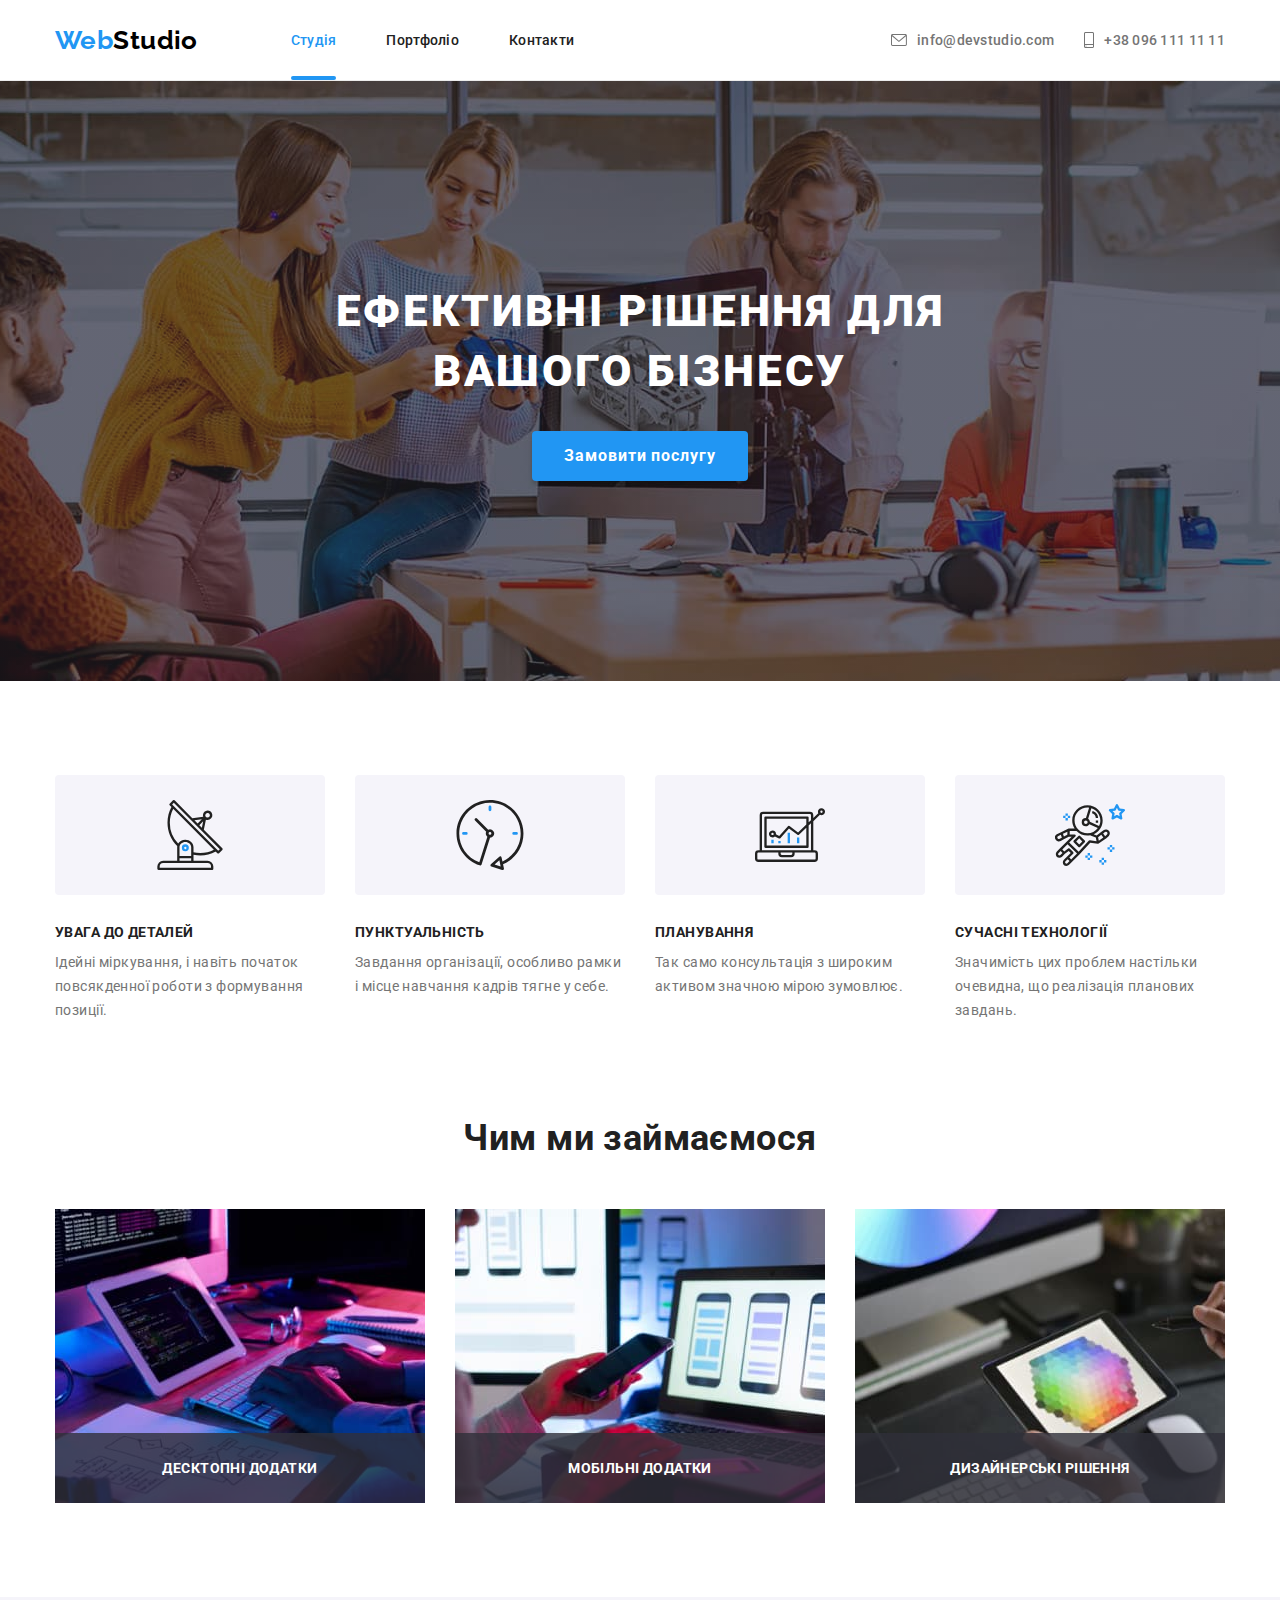
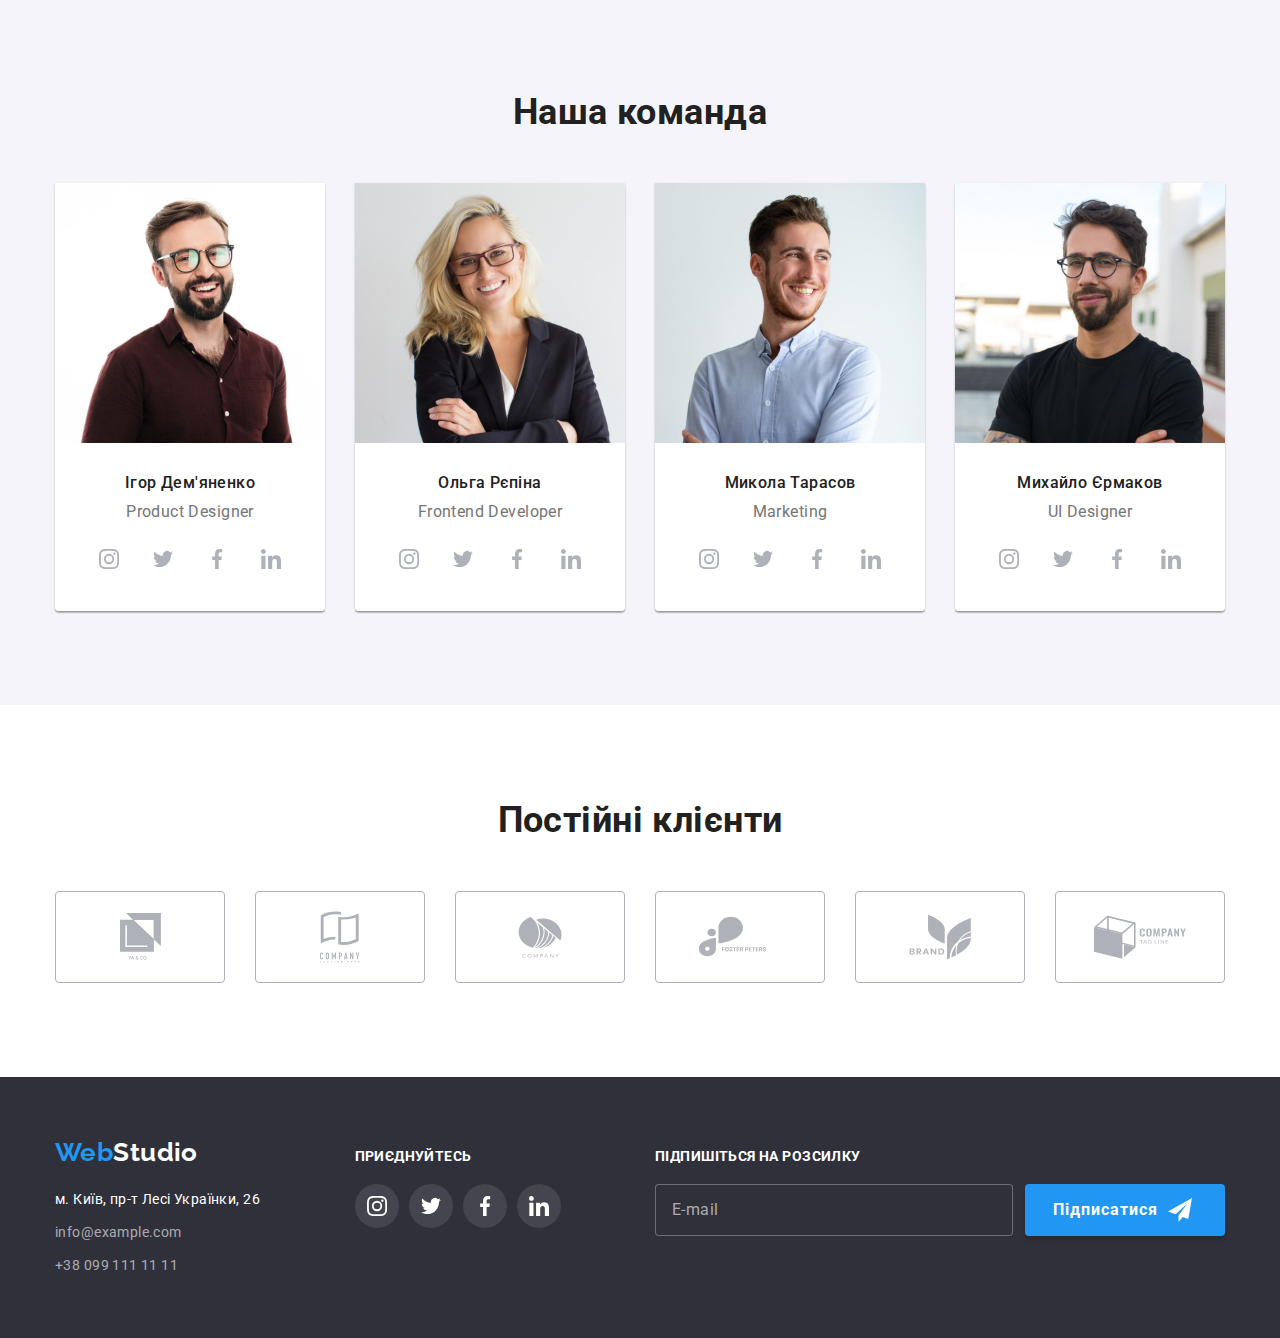
<file: index.html>
<!DOCTYPE html>
<html lang="uk">
  <head>
    <meta charset="UTF-8" />
    <meta http-equiv="X-UA-Compatible" content="IE=edge" />
    <meta name="viewport" content="width=device-width, initial-scale=1.0" />
    <title>Студія</title>
    <link rel="preconnect" href="https://fonts.googleapis.com" />
    <link rel="preconnect" href="https://fonts.gstatic.com" crossorigin />
    <link
      href="https://fonts.googleapis.com/css2?family=Raleway:wght@700&family=Roboto:wght@400;500;700;900&display=swap"
      rel="stylesheet"
    />
    <link
      rel="stylesheet"
      href="https://cdnjs.cloudflare.com/ajax/libs/modern-normalize/1.1.0/modern-normalize.min.css"
    />
    <link rel="stylesheet" href="./css/main.min.css" />
  </head>
  <body>
    <!--Шапка сторінки-->
    <header class="header">
      <div class="container header-menu">
        <nav class="nav header-menu">
          <a href="./index.html" class="logo link"
            ><span class="logo__accent link">Web</span>Studio</a
          >

          <ul class="site-nav-list list">
            <li class="site-nav-item">
              <a href="./index.html" class="link-current link">Студія</a>
            </li>

            <li class="site-nav-item">
              <a class="site-nav-link link" href="./portfolio.html">Портфоліо</a>
            </li>

            <li class="site-nav-item"><a href="" class="site-nav-link link">Контакти</a></li>
          </ul>
        </nav>

        <!--Контакти-->

        <ul class="contacts list">
          <li class="contacts-item">
            <a href="mailto:info@devstudio.com" class="link contacts-link header__contacts-link"
              >info@devstudio.com
              <svg width="16" height="12" class="contacts-icon">
                <use href="./images/sprite.svg#icon-envelope"></use>
              </svg>
            </a>
          </li>

          <li class="contacts-item item">
            <a href="tel:+380961111111" class="link contacts-link header__contacts-link"
              >+38 096 111 11 11
              <svg width="10" height="16" class="contacts-icon">
                <use href="./images/sprite.svg#icon-smartphone"></use>
              </svg>
            </a>
          </li>
        </ul>
      </div>
    </header>

    <!--Головний контент-->
    <main>
      <!--HERO-->
      <section class="section hero">
        <div class="container">
          <h1 class="hero__title">Ефективні рішення для вашого бізнесу</h1>
          <button type="button" class="primary-button" data-modal-open>Замовити послугу</button>
        </div>
      </section>

      <!--Переваги компании-->
      <section class="section">
        <div class="container">
          <h2 class="section-title visually-hidden">Переваги компанії</h2>
          <!-- заголовок скрытый -->
          <ul class="features list">
            <li class="features__item">
              <div class="icon-box">
                <svg class="icon-box__icon">
                  <use href="./images/sprite.svg#icon-antenna"></use>
                </svg>
              </div>
              <h3 class="features__subtitle">УВАГА ДО ДЕТАЛЕЙ</h3>
              <p class="features__text">
                Ідейні міркування, і навіть початок повсякденної роботи з формування позиції.
              </p>
            </li>
            <li class="features__item">
              <div class="icon-box">
                <svg class="icon-box__icon">
                  <use href="./images/sprite.svg#icon-clock"></use>
                </svg>
              </div>
              <h3 class="features__subtitle">ПУНКТУАЛЬНІСТЬ</h3>
              <p class="features__text">
                Завдання організації, особливо рамки і місце навчання кадрів тягне у себе.
              </p>
            </li>
            <li class="features__item">
              <div class="icon-box">
                <svg class="icon-box__icon">
                  <use href="./images/sprite.svg#icon-diagram"></use>
                </svg>
              </div>
              <h3 class="features__subtitle">ПЛАНУВАННЯ</h3>
              <p class="features__text">
                Так само консультація з широким активом значною мірою зумовлює.
              </p>
            </li>
            <li class="features__item">
              <div class="icon-box">
                <svg class="icon-box__icon">
                  <use href="./images/sprite.svg#icon-astronaut"></use>
                </svg>
              </div>
              <h3 class="features__subtitle">СУЧАСНІ ТЕХНОЛОГІЇ</h3>
              <p class="features__text">
                Значимість цих проблем настільки очевидна, що реалізація планових завдань.
              </p>
            </li>
          </ul>
        </div>
      </section>
      <!--Чим ми займаємося-->
      <section class="section work">
        <div class="container">
          <h2 class="section__title">Чим ми займаємося</h2>
          <ul class="work-list list">
            <li class="work-list__item">
              <div class="pic-card">
                <img
                  class="pic-card__image"
                  src="./images/work/computer.jpg"
                  alt="Створення веб-сайту"
                  width="370"
                  height="294"
                />
                <p class="pic-card__title">Десктопні додатки</p>
              </div>
            </li>
            <li class="work-list__item">
              <div class="pic-card">
                <img
                  class="pic-card__image"
                  src="./images/work/phone.jpg"
                  alt="Розробка мобільних додатків"
                  width="370"
                  height="294"
                />
                <p class="pic-card__title">Мобільні додатки</p>
              </div>
            </li>
            <li class="work-list__item">
              <div class="pic-card">
                <img
                  class="pic-card__image"
                  src="./images/work/tablet.jpg"
                  alt="Дизайн та добірка кольору"
                  width="370"
                  height="294"
                />
                <p class="pic-card__title">Дизайнерські рішення</p>
              </div>
            </li>
          </ul>
        </div>
      </section>

      <!--Наша команда-->
      <section class="section team">
        <div class="container">
          <h2 class="section__title">Наша команда</h2>
          <ul class="team-list list">
            <li class="team-list__item">
              <img
                src="./images/team/demianenko.jpg"
                alt="Член команди"
                width="270"
                height="260"
                class="team-list__img"
              />
              <div class="person-card">
                <h3 class="person-card__title">Ігор Дем'яненко</h3>
                <p class="person-card__text" lang="en">Product Designer</p>
                <ul class="socials-list list">
                  <li class="socials-list__item">
                    <a class="socials-list__link" href=""
                      ><svg class="socials-list__icon" width="20" height="20">
                        <use href="./images/sprite.svg#icon-instagram"></use></svg
                    ></a>
                  </li>
                  <li class="socials-list__item">
                    <a class="socials-list__link" href=""
                      ><svg class="socials-list__icon" width="20" height="20">
                        <use href="./images/sprite.svg#icon-twitter"></use></svg
                    ></a>
                  </li>
                  <li class="socials-list__item">
                    <a class="socials-list__link" href=""
                      ><svg class="socials-list__icon" width="20" height="20">
                        <use href="./images/sprite.svg#icon-facebook"></use></svg
                    ></a>
                  </li>
                  <li class="socials-list__item">
                    <a class="socials-list__link" href=""
                      ><svg class="socials-list__icon" width="20" height="20">
                        <use href="./images/sprite.svg#icon-linkedin"></use></svg
                    ></a>
                  </li>
                </ul>
              </div>
            </li>
            <li class="team-list__item">
              <img
                src="./images/team/repina.jpg"
                alt="Член команди"
                width="270"
                height="260"
                class="team-list__img"
              />
              <div class="person-card">
                <h3 class="person-card__title">Ольга Рєпіна</h3>
                <p class="person-card__text" lang="en">Frontend Developer</p>
                <ul class="socials-list list">
                  <li class="socials-list__item">
                    <a class="socials-list__link" href=""
                      ><svg class="socials-list__icon" width="20" height="20">
                        <use href="./images/sprite.svg#icon-instagram"></use></svg
                    ></a>
                  </li>
                  <li class="socials-list__item">
                    <a class="socials-list__link" href=""
                      ><svg class="socials-list__icon" width="20" height="20">
                        <use href="./images/sprite.svg#icon-twitter"></use></svg
                    ></a>
                  </li>
                  <li class="socials-list__item">
                    <a class="socials-list__link" href=""
                      ><svg class="socials-list__icon" width="20" height="20">
                        <use href="./images/sprite.svg#icon-facebook"></use></svg
                    ></a>
                  </li>
                  <li class="socials-list__item">
                    <a class="socials-list__link" href=""
                      ><svg class="socials-list__icon" width="20" height="20">
                        <use href="./images/sprite.svg#icon-linkedin"></use></svg
                    ></a>
                  </li>
                </ul>
              </div>
            </li>
            <li class="team-list__item">
              <img
                src="./images/team/tarasov.jpg"
                alt="Член команди"
                width="270"
                height="260"
                class="team-list__img"
              />
              <div class="person-card">
                <h3 class="person-card__title">Микола Тарасов</h3>
                <p class="person-card__text" lang="en">Marketing</p>
                <ul class="socials-list list">
                  <li class="socials-list__item">
                    <a class="socials-list__link" href=""
                      ><svg class="socials-list__icon" width="20" height="20">
                        <use href="./images/sprite.svg#icon-instagram"></use></svg
                    ></a>
                  </li>
                  <li class="socials-list__item">
                    <a class="socials-list__link" href=""
                      ><svg class="socials-list__icon" width="20" height="20">
                        <use href="./images/sprite.svg#icon-twitter"></use></svg
                    ></a>
                  </li>
                  <li class="socials-list__item">
                    <a class="socials-list__link" href=""
                      ><svg class="socials-list__icon" width="20" height="20">
                        <use href="./images/sprite.svg#icon-facebook"></use></svg
                    ></a>
                  </li>
                  <li class="socials-list__item">
                    <a class="socials-list__link" href=""
                      ><svg class="socials-list__icon" width="20" height="20">
                        <use href="./images/sprite.svg#icon-linkedin"></use></svg
                    ></a>
                  </li>
                </ul>
              </div>
            </li>
            <li class="team-list__item">
              <img
                src="./images/team/ermakov.jpg"
                alt="Член команди"
                width="270"
                height="260"
                class="team-list__img"
              />
              <div class="person-card">
                <h3 class="person-card__title">Михайло Єрмаков</h3>
                <p class="person-card__text" lang="en">UI Designer</p>
                <ul class="socials-list list">
                  <li class="socials-list__item">
                    <a class="socials-list__link" href=""
                      ><svg class="socials-list__icon" width="20" height="20">
                        <use href="./images/sprite.svg#icon-instagram"></use></svg
                    ></a>
                  </li>
                  <li class="socials-list__item">
                    <a class="socials-list__link" href=""
                      ><svg class="socials-list__icon" width="20" height="20">
                        <use href="./images/sprite.svg#icon-twitter"></use></svg
                    ></a>
                  </li>
                  <li class="socials-list__item">
                    <a class="socials-list__link" href=""
                      ><svg class="socials-list__icon" width="20" height="20">
                        <use href="./images/sprite.svg#icon-facebook"></use></svg
                    ></a>
                  </li>
                  <li class="socials-list__item">
                    <a class="socials-list__link" href=""
                      ><svg class="socials-list__icon" width="20" height="20">
                        <use href="./images/sprite.svg#icon-linkedin"></use></svg
                    ></a>
                  </li>
                </ul>
              </div>
            </li>
          </ul>
        </div>
      </section>
      <!-- Постійні клієнти -->
      <section class="section">
        <div class="container">
          <h2 class="section__title">Постійні клієнти</h2>
          <ul class="list clients">
            <li class="clients__item">
              <a href="" class="clients__link link">
                <svg class="clients__icon" width="41" height="47">
                  <use href="./images/sprite.svg#icon-company1"></use>
                </svg>
              </a>
            </li>
            <li class="clients__item">
              <a href="" class="clients__link link">
                <svg class="clients__icon" width="40" height="52">
                  <use href="./images/sprite.svg#icon-company2"></use>
                </svg>
              </a>
            </li>
            <li class="clients__item">
              <a href="" class="clients__link link">
                <svg class="clients__icon" width="44" height="42">
                  <use href="./images/sprite.svg#icon-company3"></use>
                </svg>
              </a>
            </li>
            <li class="clients__item">
              <a href="" class="clients__link link">
                <svg class="clients__icon" width="85" height="41">
                  <use href="./images/sprite.svg#icon-company4"></use>
                </svg>
              </a>
            </li>
            <li class="clients__item">
              <a href="" class="clients__link link">
                <svg class="clients__icon" width="63" height="46">
                  <use href="./images/sprite.svg#icon-company5"></use>
                </svg>
              </a>
            </li>
            <li class="clients__item">
              <a href="" class="clients__link link">
                <svg class="clients__icon" width="94" height="44">
                  <use href="./images/sprite.svg#icon-company6"></use>
                </svg>
              </a>
            </li>
          </ul>
        </div>
      </section>
    </main>
    <!--Футер-->
    <footer class="footer">
      <div class="container footer-container">
        <!-- Адреса та контакти -->
        <div class="address">
          <a href="./index.html" class="logo link"><span class="logo__accent">Web</span>Studio</a>
          <address>
            <ul class="address-list list">
              <li class="address-list__item">
                <a
                  class="address-list__link link"
                  href="https://goo.gl/maps/hUE8pbDkT49WUw5bA"
                  target="_blank"
                  rel="noopener noreferrer"
                  >м. Київ, пр-т Лесі Українки, 26</a
                >
              </li>
              <li class="address-list__item">
                <a
                  class="address-list__link footer-contacts contacts-link link"
                  href="mailto:info@example.com"
                  >info@example.com</a
                >
              </li>
              <li class="address-list__item">
                <a
                  class="address-list__link footer-contacts contacts-link link"
                  href="tel:+380991111111"
                  >+38 099 111 11 11</a
                >
              </li>
            </ul>
          </address>
        </div>

        <!-- Соцмережі -->
        <div class="footer-social-network">
          <p class="footer-social-network-title">приєднуйтесь</p>
          <ul class="list socials-list socials-list--footer">
            <li class="socials-list__item socials-list__item--footer">
              <a class="socials-list__link socials-list__link--footer" href="">
                <svg class="socials-list__icon socials-list__icon--footer" width="20" height="20">
                  <use href="./images/sprite.svg#icon-instagram"></use>
                </svg>
              </a>
            </li>
            <li class="socials-list__item socials-list__item--footer">
              <a class="socials-list__link socials-list__link--footer" href="">
                <svg class="socials-list__icon socials-list__icon--footer" width="20" height="20">
                  <use href="./images/sprite.svg#icon-twitter"></use>
                </svg>
              </a>
            </li>
            <li class="socials-list__item socials-list__item--footer">
              <a class="socials-list__link socials-list__link--footer" href="">
                <svg class="socials-list__icon socials-list__icon--footer" width="20" height="20">
                  <use href="./images/sprite.svg#icon-facebook"></use>
                </svg>
              </a>
            </li>
            <li class="socials-list__item socials-list__item--footer">
              <a class="socials-list__link socials-list__link--footer" href="">
                <svg class="socials-list__icon socials-list__icon--footer" width="20" height="20">
                  <use href="./images/sprite.svg#icon-linkedin"></use>
                </svg>
              </a>
            </li>
          </ul>
        </div>

        <!-- Розсилка -->
        <div class="footer-mailing">
          <p class="mailing-title">Підпишіться на розсилку</p>
          <form class="footer-form">
            <input type="email" name="mail" class="mailing-input" placeholder="E-mail" required />
            <button class="footer-mailing-button primary-button" type="submit">
              Підписатися
              <svg class="footer-button-icon" width="24" height="24">
                <use href="./images/sprite.svg#icon-letter"></use>
              </svg>
            </button>
          </form>
        </div>
      </div>
    </footer>
    <!-- Модальне вікно -->
    <div class="backdrop is-hidden" data-modal>
      <div class="modal">
        <button class="close-modal" data-modal-close>
          <svg class="close-modal-icon" width="18" height="18">
            <use href="./images/sprite.svg#icon-close"></use>
          </svg>
        </button>

        <!-- Форма -->
        <form class="modal-form">
          <p class="modal-form-title">Залиште свої дані, ми вам передзвонимо</p>
          <label class="modal-form-field">
            <span class="modal-form-desc">Ім'я</span>
            <span class="modal-form-input-wrapper">
              <input
                name="user-name"
                type="text"
                class="modal-form-input"
                required
                pattern="[a-zA-Zа-яА-Я]+"
                minlength="2"
                title="Тільки букви"
              />
              <svg class="modal-form-input-icon" width="18" height="18">
                <use href="./images/sprite.svg#icon-modal-person"></use>
              </svg>
            </span>
          </label>
          <label class="modal-form-field">
            <span class="modal-form-desc">Телефон</span>
            <span class="modal-form-input-wrapper">
              <input
                name="user-tel"
                type="tel"
                class="modal-form-input"
                required
                pattern="[0-9]{3}-[0-9]{3}-[0-9]{2}-[0-9]{2}"
                title="xxx-xxx-xx-xx"
              />
              <svg class="modal-form-input-icon" width="18" height="18">
                <use href="./images/sprite.svg#icon-modal-phone"></use>
              </svg>
            </span>
          </label>
          <label class="modal-form-field">
            <span class="modal-form-desc">Пошта</span>
            <span class="modal-form-input-wrapper">
              <input name="user-mail" type="email" class="modal-form-input" />
              <svg class="modal-form-input-icon" width="18" height="18">
                <use href="./images/sprite.svg#icon-modal-email"></use>
              </svg>
            </span>
          </label>
          <label class="modal-form-field modal-form-field-comment">
            <span class="modal-form-desc">Коментар</span>
            <textarea
              class="modal-form-comment"
              name="user-comment"
              placeholder="Введіть текст"
            ></textarea>
          </label>
          <input
            id="user-policy"
            name="user-policy"
            type="checkbox"
            class="modal-form-check visually-hidden"
          />
          <label for="user-policy" class="modal-form-check-desc">
            Погоджуюся з розсилкою та приймаю&nbsp;
            <a href="" class="user-policy-link link">Умови договору</a>
          </label>
          <button class="modal-form-button primary-button" type="submit">Відправити</button>
        </form>
      </div>
    </div>
    <script src="./js/modal.js"></script>
  </body>
</html>
</file>
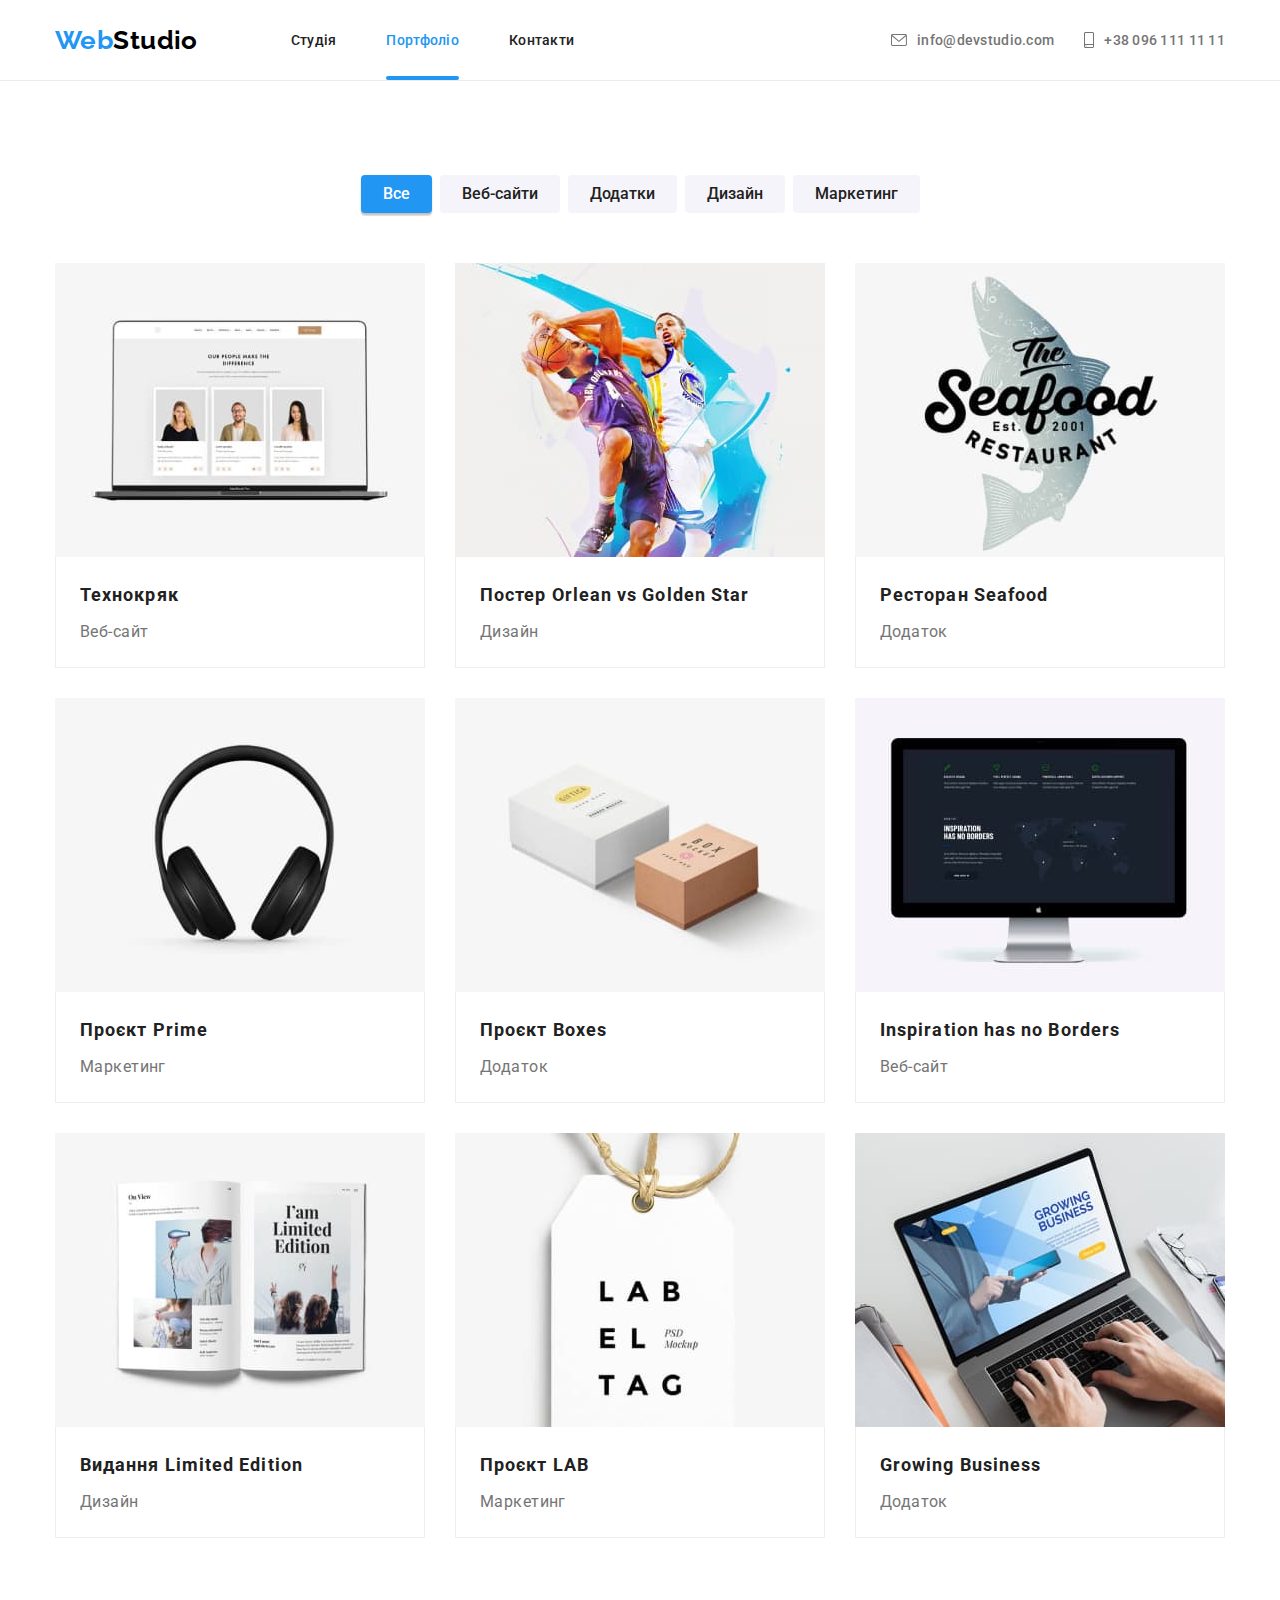
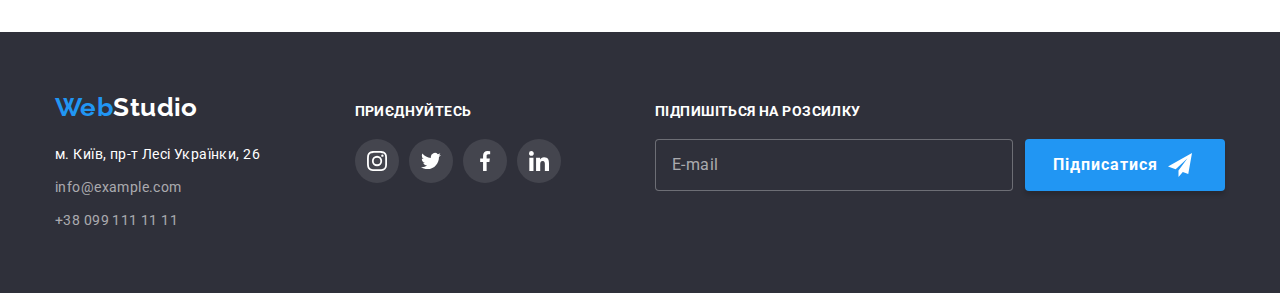
<file: portfolio.html>
<!DOCTYPE html>
<html lang="uk">
  <head>
    <meta charset="UTF-8" />
    <meta http-equiv="X-UA-Compatible" content="IE=edge" />
    <meta name="viewport" content="width=device-width, initial-scale=1.0" />
    <title>Портфоліо</title>
    <link rel="preconnect" href="https://fonts.googleapis.com" />
    <link rel="preconnect" href="https://fonts.gstatic.com" crossorigin />
    <link
      href="https://fonts.googleapis.com/css2?family=Raleway:wght@700&family=Roboto:wght@400;500;700;900&display=swap"
      rel="stylesheet"
    />
    <link
      rel="stylesheet"
      href="https://cdnjs.cloudflare.com/ajax/libs/modern-normalize/1.1.0/modern-normalize.min.css"
    />
    <link rel="stylesheet" href="./css/main.min.css" />
  </head>

  <body>
    <!--Шапка сторінки-->
    <header class="header">
      <div class="container header-menu">
        <nav class="nav header-menu">
          <a href="./index.html" class="logo link"><span class="logo__accent">Web</span>Studio</a>

          <ul class="site-nav-list list">
            <li class="site-nav-item">
              <a href="./index.html" class="site-nav-link link">Студія</a>
            </li>

            <li class="site-nav-item">
              <a href="./portfolio.html" class="link-current link">Портфоліо</a>
            </li>

            <li class="site-nav-item"><a href="" class="site-nav-link link">Контакти</a></li>
          </ul>
        </nav>

        <!-- Контакти -->

        <ul class="contacts list">
          <li class="contacts-item">
            <a href="mailto:info@devstudio.com" class="link contacts-link header__contacts-link"
              >info@devstudio.com
              <svg width="16" height="12" class="contacts-icon">
                <use href="./images/sprite.svg#icon-envelope"></use>
              </svg>
            </a>
          </li>

          <li class="contacts-item item">
            <a href="tel:+380961111111" class="link contacts-link header__contacts-link"
              >+38 096 111 11 11
              <svg width="10" height="16" class="contacts-icon">
                <use href="./images/sprite.svg#icon-smartphone"></use>
              </svg>
            </a>
          </li>
        </ul>
      </div>
    </header>

    <!--Головний контент сторінки-->
    <main>
      <section class="section projects">
        <div class="container">
          <h1 class="visually-hidden">Портфоліо</h1>
          <!-- заголовок приховано-->

          <!--Фільтр-->
          <ul class="filter list">
            <li class="filter__item">
              <button type="button" class="button filter__button button--active">Все</button>
            </li>
            <li class="filter__item">
              <button type="button" class="button filter__button">Веб-сайти</button>
            </li>
            <li class="filter__item">
              <button type="button" class="button filter__button">Додатки</button>
            </li>
            <li class="filter__item">
              <button type="button" class="button filter__button">Дизайн</button>
            </li>
            <li class="filter__item">
              <button type="button" class="button filter__button">Маркетинг</button>
            </li>
          </ul>

          <!--Список проджектів-->
          <ul class="projects list">
            <li class="projects__item">
              <a class="projects__link link" href="">
                <div class="card">
                  <img
                    class="card__image"
                    src="./images/projects/project1.jpg"
                    alt="Веб-сайт на екрані"
                    width="370"
                    height="294"
                  />
                  <p class="card__text">
                    Ресурс пропонує комплексні пропозиції з різним рівнем функціоналу та сервісів.
                    Все це дозволить відвідувачу отримати вичерпні відомості про компанію чи
                    приватну особу.
                  </p>
                </div>
                <div class="card-thumb">
                  <h2 class="card-thumb__title">Технокряк</h2>
                  <p class="card-thumb__text">Веб-сайт</p>
                </div>
              </a>
            </li>
            <li class="projects__item">
              <a class="projects__link link" href="">
                <div class="card">
                  <img
                    class="card__image"
                    src="./images/projects/project2.jpg"
                    alt="Постер"
                    width="370"
                    height="294"
                  />
                  <p class="card__text">
                    Ресурс пропонує комплексні пропозиції з різним рівнем функціоналу та сервісів.
                    Все це дозволить відвідувачу отримати вичерпні відомості про компанію чи
                    приватну особу.
                  </p>
                </div>
                <div class="card-thumb">
                  <h2 class="card-thumb__title">
                    Постер <span lang="en">Orlean vs Golden Star</span>
                  </h2>
                  <p class="card-thumb__text">Дизайн</p>
                </div>
              </a>
            </li>
            <li class="projects__item">
              <a class="projects__link link" href="">
                <div class="card">
                  <img
                    class="card__image"
                    src="./images/projects/project3.jpg"
                    alt="Логотип ресторана"
                    width="370"
                    height="294"
                  />
                  <p class="card__text">
                    Ресурс пропонує комплексні пропозиції з різним рівнем функціоналу та сервісів.
                    Все це дозволить відвідувачу отримати вичерпні відомості про компанію чи
                    приватну особу.
                  </p>
                </div>
                <div class="card-thumb">
                  <h2 class="card-thumb__title">Ресторан <span lang="en">Seafood</span></h2>
                  <p class="card-thumb__text">Додаток</p>
                </div>
              </a>
            </li>
            <li class="projects__item">
              <a class="projects__link link" href="">
                <div class="card">
                  <img
                    class="card__image"
                    src="./images/projects/project4.jpg"
                    alt="Навушники"
                    width="370"
                    height="294"
                  />
                  <p class="card__text">
                    Ресурс пропонує комплексні пропозиції з різним рівнем функціоналу та сервісів.
                    Все це дозволить відвідувачу отримати вичерпні відомості про компанію чи
                    приватну особу.
                  </p>
                </div>
                <div class="card-thumb">
                  <h2 class="card-thumb__title">Проєкт <span lang="en">Prime</span></h2>
                  <p class="card-thumb__text">Маркетинг</p>
                </div>
              </a>
            </li>
            <li class="projects__item">
              <a class="projects__link link" href="">
                <div class="card">
                  <img
                    class="card__image"
                    src="./images/projects/project5.jpg"
                    alt="Дві коробки"
                    width="370"
                    height="294"
                  />
                  <p class="card__text">
                    Ресурс пропонує комплексні пропозиції з різним рівнем функціоналу та сервісів.
                    Все це дозволить відвідувачу отримати вичерпні відомості про компанію чи
                    приватну особу.
                  </p>
                </div>
                <div class="card-thumb">
                  <h2 class="card-thumb__title">Проєкт <span lang="en">Boxes</span></h2>
                  <p class="card-thumb__text">Додаток</p>
                </div>
              </a>
            </li>
            <li class="projects__item">
              <a class="projects__link link" href="">
                <div class="card">
                  <img
                    class="card__image"
                    src="./images/projects/project6.jpg"
                    alt="Монітор"
                    width="370"
                    height="294"
                  />
                  <p class="card__text">
                    Ресурс пропонує комплексні пропозиції з різним рівнем функціоналу та сервісів.
                    Все це дозволить відвідувачу отримати вичерпні відомості про компанію чи
                    приватну особу.
                  </p>
                </div>
                <div class="card-thumb">
                  <h2 class="card-thumb__title" lang="en">Inspiration has no Borders</h2>
                  <p class="card-thumb__text">Веб-сайт</p>
                </div>
              </a>
            </li>
            <li class="projects__item">
              <a class="projects__link link" href="">
                <div class="card">
                  <img
                    class="card__image"
                    src="./images/projects/project7.jpg"
                    alt="Журнал"
                    width="370"
                    height="294"
                  />
                  <p class="card__text">
                    Ресурс пропонує комплексні пропозиції з різним рівнем функціоналу та сервісів.
                    Все це дозволить відвідувачу отримати вичерпні відомості про компанію чи
                    приватну особу.
                  </p>
                </div>
                <div class="card-thumb">
                  <h2 class="card-thumb__title">Видання <span lang="en">Limited Edition</span></h2>
                  <p class="card-thumb__text">Дизайн</p>
                </div>
              </a>
            </li>
            <li class="projects__item">
              <a class="projects__link link" href="">
                <div class="card">
                  <img
                    class="card__image"
                    src="./images/projects/project8.jpg"
                    alt="Ярлик с написами"
                    width="370"
                    height="294"
                  />
                  <p class="card__text">
                    Ресурс пропонує комплексні пропозиції з різним рівнем функціоналу та сервісів.
                    Все це дозволить відвідувачу отримати вичерпні відомості про компанію чи
                    приватну особу.
                  </p>
                </div>
                <div class="card-thumb">
                  <h2 class="card-thumb__title">Проєкт <span lang="en">LAB</span></h2>
                  <p class="card-thumb__text">Маркетинг</p>
                </div>
              </a>
            </li>
            <li class="projects__item">
              <a class="projects__link link" href="">
                <div class="card">
                  <img
                    class="card__image"
                    src="./images/projects/project9.jpg"
                    alt="Ноутбук"
                    width="370"
                    height="294"
                  />
                  <p class="card__text">
                    Ресурс пропонує комплексні пропозиції з різним рівнем функціоналу та сервісів.
                    Все це дозволить відвідувачу отримати вичерпні відомості про компанію чи
                    приватну особу.
                  </p>
                </div>
                <div class="card-thumb">
                  <h2 class="card-thumb__title" lang="en">Growing Business</h2>
                  <p class="card-thumb__text">Додаток</p>
                </div>
              </a>
            </li>
          </ul>
        </div>
      </section>
    </main>

    <!--Футер-->
    <footer class="footer">
      <div class="container footer-container">
        <!-- Адреса та контакти -->
        <div class="address">
          <a href="./index.html" class="logo link"><span class="logo__accent">Web</span>Studio</a>
          <address>
            <ul class="address-list list">
              <li class="address-list__item">
                <a
                  class="address-list__link link"
                  href="https://goo.gl/maps/hUE8pbDkT49WUw5bA"
                  target="_blank"
                  rel="noopener noreferrer"
                  >м. Київ, пр-т Лесі Українки, 26</a
                >
              </li>
              <li class="address-list__item">
                <a
                  class="address-list__link footer-contacts contacts-link link"
                  href="mailto:info@example.com"
                  >info@example.com</a
                >
              </li>
              <li class="address-list__item">
                <a
                  class="address-list__link footer-contacts contacts-link link"
                  href="tel:+380991111111"
                  >+38 099 111 11 11</a
                >
              </li>
            </ul>
          </address>
        </div>

        <!-- Соцмережі -->
        <div class="footer-social-network">
          <b class="footer-social-network-title">приєднуйтесь</b>
          <ul class="list socials-list socials-list--footer">
            <li class="socials-list__item socials-list__item--footer">
              <a class="socials-list__link socials-list__link--footer" href="">
                <svg class="socials-list__icon socials-list__icon--footer" width="20" height="20">
                  <use href="./images/sprite.svg#icon-instagram"></use>
                </svg>
              </a>
            </li>
            <li class="socials-list__item socials-list__item--footer">
              <a class="socials-list__link socials-list__link--footer" href="">
                <svg class="socials-list__icon socials-list__icon--footer" width="20" height="20">
                  <use href="./images/sprite.svg#icon-twitter"></use>
                </svg>
              </a>
            </li>
            <li class="socials-list__item socials-list__item--footer">
              <a class="socials-list__link socials-list__link--footer" href="">
                <svg class="socials-list__icon socials-list__icon--footer" width="20" height="20">
                  <use href="./images/sprite.svg#icon-facebook"></use>
                </svg>
              </a>
            </li>
            <li class="socials-list__item socials-list__item--footer">
              <a class="socials-list__link socials-list__link--footer" href="">
                <svg class="socials-list__icon socials-list__icon--footer" width="20" height="20">
                  <use href="./images/sprite.svg#icon-linkedin"></use>
                </svg>
              </a>
            </li>
          </ul>
        </div>
        <!-- Розсилка -->
        <div class="footer-mailing">
          <p class="mailing-title">Підпишіться на розсилку</p>
          <form class="footer-form">
            <input type="email" name="mail" class="mailing-input" placeholder="E-mail" required />
            <button class="footer-mailing-button primary-button" type="submit">
              Підписатися
              <svg class="footer-button-icon" width="24" height="24">
                <use href="./images/sprite.svg#icon-letter"></use>
              </svg>
            </button>
          </form>
        </div>
      </div>
    </footer>
  </body>
</html>
</file>
<file: css/main.min.css>
:root{--primary-text-color: #212121;--accent-color: #2196f3;--text-color: #757575;--primary-white-color: #ffffff;--secondary-text-color: rgba(255, 255, 255, 0.6);--back-color: #2f303a;--secondary-back-color: #f5f4fa;--icon-color: #afb1b8;--timing-function: cubic-bezier(0.4, 0, 0.2, 1);--transition-duration: 250ms}.visually-hidden{position:absolute;width:1px;height:1px;margin:-1px;border:0;padding:0;white-space:nowrap;clip-path:inset(100%);clip:rect(0 0 0 0);overflow:hidden}.card__text,.clients__link,.backdrop,.socials-list__link{width:100%;height:100%}body{background-color:var(--primary-white-color);color:var(--primary-text-color);font-family:"Roboto",sans-serif;letter-spacing:.03em;font-size:14px}img{display:block;max-width:100%;height:auto}p,h1,h2,h3{margin-top:0;margin-bottom:0}.list{list-style-type:none;padding:0;margin:0}.link{text-decoration:none}.section{padding:94px 0;margin-top:0;margin-bottom:0}.container{width:1200px;padding-left:15px;padding-right:15px;margin-left:auto;margin-right:auto}.primary-button{border-radius:4px;padding:10px 32px;min-width:200px;box-shadow:0px 4px 4px rgba(0,0,0,.15);color:var(--primary-white-color);background-color:var(--accent-color);border:none;font-size:16px;font-weight:700;line-height:1.875;letter-spacing:.06em;cursor:pointer;transition:background-color var(--transition-duration) var(--timing-function)}.primary-button:hover,.primary-button:focus{background-color:#188ce8}.logo{color:#000}.logo__accent{color:var(--accent-color)}.logo,.logo__accent{font-family:"Raleway",sans-serif;font-size:26px;font-weight:700;line-height:1.1923076923}.section__title{margin-bottom:50px;font-size:36px;font-weight:700;line-height:1.1666666667;text-align:center}.socials-list{display:flex;justify-content:center}.socials-list__item{width:44px;height:44px}.socials-list__item:not(:last-child){margin-right:10px}.socials-list__link{display:flex;justify-content:center;align-items:center;border-radius:100%;color:var(--icon-color);transition:background-color var(--transition-duration) var(--timing-function),color var(--transition-duration) var(--timing-function)}.socials-list__link:hover,.socials-list__link:focus{background-color:var(--accent-color);color:var(--primary-white-color)}.socials-list__icon{fill:currentColor}.contacts-link{transition:color var(--transition-duration) var(--timing-function)}.contacts-link:hover,.contacts-link:focus{color:var(--accent-color)}.backdrop{position:fixed;top:0;left:0;background-color:rgba(0,0,0,.25);opacity:1;transition:opacity var(--transition-duration) var(--timing-function),visibility var(--transition-duration) var(--timing-function)}.backdrop.is-hidden{opacity:0;pointer-events:none;visibility:hidden}.backdrop.is-hidden .modal{transform:translate(-50%, -50%) scale(1.1)}.modal{position:absolute;top:50%;left:50%;padding:40px;transform:translate(-50%, -50%) scale(1);width:528px;height:581px;background-color:var(--primary-white-color);box-shadow:0px 1px 3px rgba(0,0,0,.12),0px 1px 1px rgba(0,0,0,.14),0px 2px 1px rgba(0,0,0,.2);border-radius:4px;transition:transform var(--transition-duration) var(--timing-function)}.close-modal{position:absolute;top:8px;right:8px;display:flex;align-items:center;justify-content:center;padding:6px;background-color:var(--secondary-white-color);border:1px solid rgba(0,0,0,.1);border-radius:50%;cursor:pointer;transition:fill var(--transition-duration) var(--timing-function)}.close-modal:hover,.close-modal:focus{fill:var(--accent-color)}.modal-form{display:flex;flex-direction:column}.modal-form-title{margin-bottom:12px;font-size:20px;font-weight:700;line-height:1.15;text-align:center;letter-spacing:.03em;color:var(--primary-text-color)}.modal-form-input{padding-left:42px;width:100%;height:40px;border:1px solid rgba(33,33,33,.2);border-radius:4px;font-size:12px;font-weight:400;line-height:1.1666666667;letter-spacing:.01em;color:var(--primary-text-color);transition:border-color var(--transition-duration) var(--timing-function)}.modal-form-input:focus{border-color:var(--accent-color);outline:none}.modal-form-desc{display:block;margin-bottom:4px;font-size:12px;font-weight:400;line-height:1.1666666667;letter-spacing:.01em;color:var(--text-color)}.modal-form-field{margin-bottom:10px}.modal-form-field-comment{margin-bottom:20px}.modal-form-input-wrapper{position:relative;display:block}.modal-form-input-icon{position:absolute;top:50%;left:12px;transform:translateY(-50%);transition:fill var(--transition-duration) var(--timing-function)}.modal-form-input:focus+.modal-form-input-icon{fill:var(--accent-color)}.modal-form-comment{display:block;resize:none;width:100%;height:120px;padding:12px 16px;font-size:12px;font-weight:400;line-height:1.1666666667;letter-spacing:.01em;color:var(--primary-text-color);border:1px solid rgba(33,33,33,.2);border-radius:4px;transition:border-color var(--transition-duration) var(--timing-function)}.modal-form-comment:focus{border-color:var(--accent-color);outline:none}.modal-form-comment::placeholder{color:rgba(117,117,117,.5)}.modal-form-check-desc{display:flex;align-items:center;justify-content:center;margin-bottom:30px;font-size:14px;font-weight:400;line-height:1.7142857143;color:var(--text-color);cursor:pointer}.modal-form-check-desc::before{content:"";display:block;width:16px;height:15px;background-image:url(../images/checkbox/checkbox-icon.svg);margin-right:7px}.modal-form-check:checked+.modal-form-check-desc::before{background-color:var(--accent-color);background-image:url(../images/checkbox/checkbox-icon2.svg);background-repeat:no-repeat;background-position:center;border-radius:2px;transition:background-image var(--transition-duration) var(--timing-function)}.modal-form-check:focus+.modal-form-check-desc::before{outline:1px solid var(--accent-color)}.user-policy-link{color:var(--accent-color);border-bottom:1px solid var(--accent-color);display:inline-block;line-height:.85}.modal-form-button{align-self:center;padding:10px 32px;min-width:200px}.header{border-bottom:1px solid #ececec}.header-menu{display:flex;align-items:center}.site-nav-list{display:flex;margin-left:93px}.site-nav-item .link{position:relative;display:block;padding-top:32px;padding-bottom:32px;color:inherit;font-size:14px;font-weight:500;line-height:1.1428571429;letter-spacing:.02em;transition:color var(--transition-duration) var(--timing-function)}.site-nav-item:not(:last-child){margin-right:50px}.site-nav-link::after{content:"";position:absolute;bottom:0;display:block;width:100%;height:4px;border-radius:2px;background-color:var(--accent-color);transition:transform var(--transition-duration) var(--timing-function);transform:scaleX(0)}.site-nav-link:hover,.site-nav-link:focus{color:var(--accent-color)}.site-nav-link:hover::after,.site-nav-link:focus::after{transform:scaleX(1)}.site-nav-item .link-current{position:relative;color:var(--accent-color)}.link-current::after{content:"";position:absolute;left:0;bottom:0;display:block;width:100%;height:4px;border-radius:2px;background-color:var(--accent-color)}.contacts{display:flex;margin-left:auto}.contacts-item:not(:last-child){margin-right:30px}.header__contacts-link{display:flex;padding-top:32px;padding-bottom:32px;align-items:center;color:var(--text-color);font-size:14px;font-weight:500;line-height:1.1428571429;letter-spacing:.02em}.contacts-icon{margin-right:10px;order:-1;fill:currentColor}.hero{text-align:center;padding:200px 0;max-width:1600px;margin-left:auto;margin-right:auto;background-image:linear-gradient(to right, rgba(47, 48, 58, 0.4), rgba(47, 48, 58, 0.4)),url(../images/hero.jpg);background-size:cover;background-repeat:no-repeat;background-position:center;background-color:var(--back-color)}.hero__title{margin-bottom:30px;width:696px;margin-left:auto;margin-right:auto;color:var(--primary-white-color);font-size:44px;font-weight:900;line-height:1.3636363636;letter-spacing:.06em;text-transform:uppercase}.features{display:flex}.features__item{width:270px}.features__item:not(:last-child){margin-right:30px}.features__subtitle{margin-bottom:10px;line-height:1.14;text-transform:uppercase;font-size:inherit}.features__text{color:var(--text-color);line-height:1.71}.icon-box{height:120px;background-color:var(--secondary-back-color);margin-bottom:30px;border-radius:4px;display:flex;align-items:center;justify-content:center}.icon-box__icon{width:70px;height:70px}.work{padding-top:0}.work-list{display:flex}.work-list__item:not(:last-child){margin-right:30px}.pic-card{position:relative}.pic-card__title{position:absolute;display:flex;bottom:0;left:0;justify-content:center;align-items:center;width:100%;height:70px;font-size:14px;font-weight:700;line-height:1.1428571429;text-transform:uppercase;color:var(--primary-white-color);background-color:rgba(47,48,58,.8)}.team{background-color:var(--secondary-back-color)}.team-list{display:flex}.team-list__item{box-shadow:0px 1px 3px rgba(0,0,0,.12),0px 1px 1px rgba(0,0,0,.14),0px 2px 1px rgba(0,0,0,.2);border-radius:0px 0px 4px 4px;overflow:hidden}.team-list__item:not(:last-child){margin-right:30px}.person-card{padding-top:30px;padding-bottom:30px;background-color:var(--primary-white-color);text-align:center}.person-card__title{margin-bottom:10px;font-size:16px;font-weight:500;line-height:1.1875}.person-card__text{margin-bottom:16px;font-size:16px;font-weight:400;line-height:1.1875;color:var(--text-color)}.clients{display:flex}.clients__item{width:170px;height:92px}.clients__item:not(:last-child){margin-right:30px}.clients__link{display:flex;justify-content:center;align-items:center;border:1px solid var(--icon-color);border-radius:4px;color:var(--icon-color);transition:color var(--transition-duration) var(--timing-function),border var(--transition-duration) var(--timing-function)}.clients__link:hover,.clients__link:focus{color:var(--accent-color);border:1px solid var(--accent-color)}.clients__icon{fill:currentColor}.filter{display:flex;justify-content:center;margin-bottom:50px}.filter__item:not(:last-child){margin-right:8px}.filter__button{border-radius:4px;padding:6px 22px;color:inherit;background-color:#f5f4fa;border:none;font-size:16px;font-weight:500;line-height:1.625;text-align:center;cursor:pointer;transition:color var(--transition-duration) var(--timing-function),background-color var(--transition-duration) var(--timing-function),box-shadow var(--transition-duration) var(--timing-function)}.filter__button:hover,.filter__button:focus{color:var(--primary-white-color);background-color:var(--accent-color);box-shadow:0px 3px 1px rgba(0,0,0,.1),0px 1px 2px rgba(0,0,0,.08),0px 2px 2px rgba(0,0,0,.12)}.button--active{color:var(--primary-white-color);background-color:var(--accent-color);box-shadow:0px 3px 1px rgba(0,0,0,.1),0px 1px 2px rgba(0,0,0,.08),0px 2px 2px rgba(0,0,0,.12)}.projects{display:flex;flex-wrap:wrap;gap:30px}.projects__item{width:370px;flex-basis:calc((100% - 60px)/3)}.projects__link{display:block;transition:box-shadow var(--transition-duration) var(--timing-function)}.projects__link:hover,.projects__link:focus{box-shadow:0px 1px 1px rgba(0,0,0,.12),0px 4px 4px rgba(0,0,0,.06),1px 4px 6px rgba(0,0,0,.16)}.card{position:relative;overflow:hidden}.card__text{position:absolute;top:0;left:0;transform:translateY(101%);padding:63px 24px;font-size:18px;font-weight:400;line-height:1.5555555556;letter-spacing:.03em;color:var(--primary-white-color);background-color:rgba(33,150,243,.9);transition:transform var(--transition-duration) var(--timing-function)}.projects__link:hover .card__text,.projects__link:focus .card__text{transform:translateY(0)}.card-thumb{border-bottom:1px solid #eee;border-right:1px solid #eee;border-left:1px solid #eee;padding:20px 24px}.card-thumb__title{display:inline-block;margin-bottom:4px;font-size:18px;font-weight:700;line-height:2;letter-spacing:.06em;color:var(--primary-text-color)}.card-thumb__text{color:var(--text-color);font-size:16px;font-weight:400;line-height:1.875}.footer{padding-top:60px;padding-bottom:60px;background-color:var(--back-color)}.footer .logo{display:inline-block;margin-bottom:20px;color:var(--primary-white-color)}.address-list__item:not(:last-child){margin-bottom:9px}.address-list a{font-style:normal;line-height:1.71}.address-list__link{color:var(--primary-white-color)}.footer-contacts{color:rgba(255,255,255,.6)}.footer-container{display:flex;align-items:baseline;justify-content:space-between}.footer-social-network-title{display:block;font-weight:700;color:var(--primary-white-color);text-transform:uppercase;margin-bottom:20px}.socials-list__link--footer{border-radius:50%;background-color:rgba(255,255,255,.1);color:var(--primary-white-color);transition:background-color var(--transition-duration) var(--timing-function)}.footer-form{display:flex}.mailing-title{font-size:14px;font-weight:700;line-height:1.1428571429;text-transform:uppercase;color:var(--primary-white-color);margin-bottom:20px}.mailing-input{padding-top:15px;padding-bottom:15px;padding-left:16px;margin-right:12px;width:358px;border:1px solid rgba(255,255,255,.3);border-radius:4px;background-color:var(--back-color);font-size:16px;font-weight:400;line-height:1.25;letter-spacing:.03em;color:var(--primary-white-color)}.mailing-input::placeholder{color:rgba(255,255,255,.6)}.footer-mailing-button{display:flex;align-items:center;min-width:200px;padding:10px 28px}.footer-button-icon{align-self:center;margin-left:10px}/*# sourceMappingURL=main.min.css.map */
</file>
